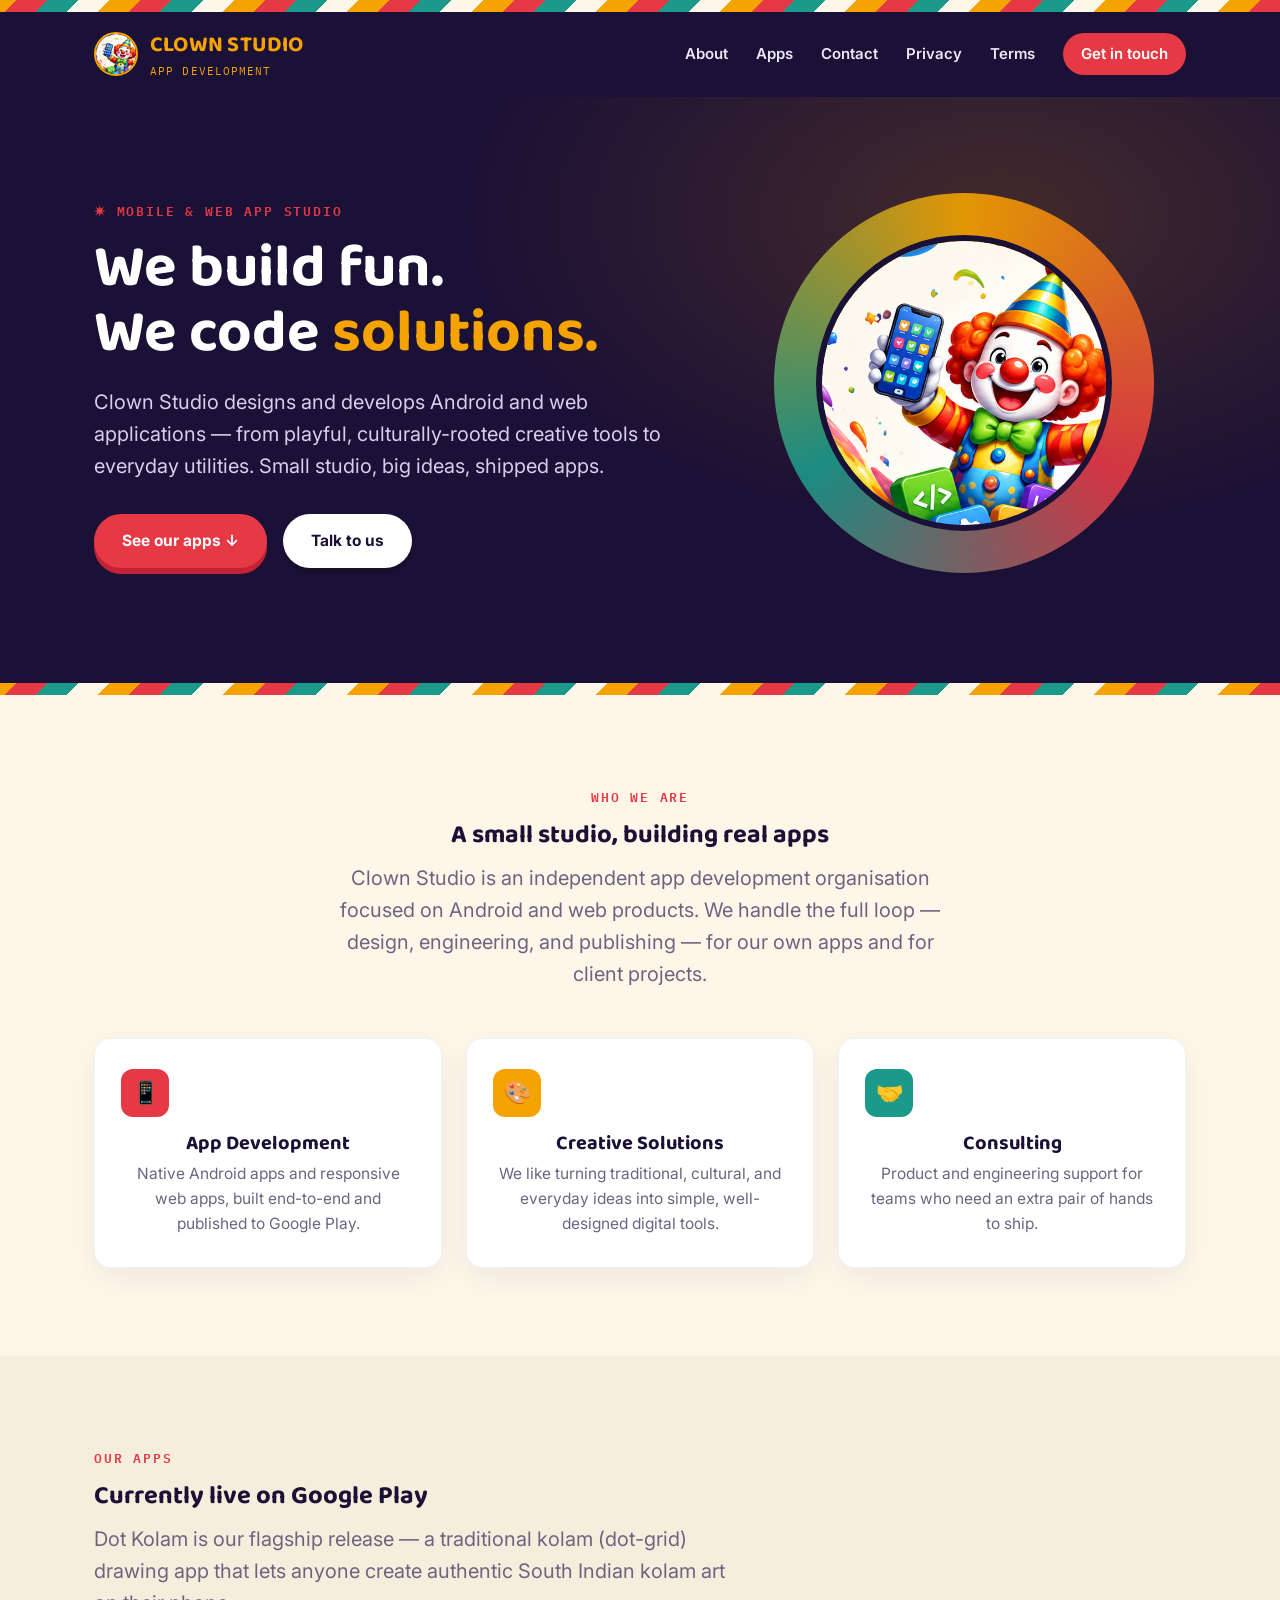
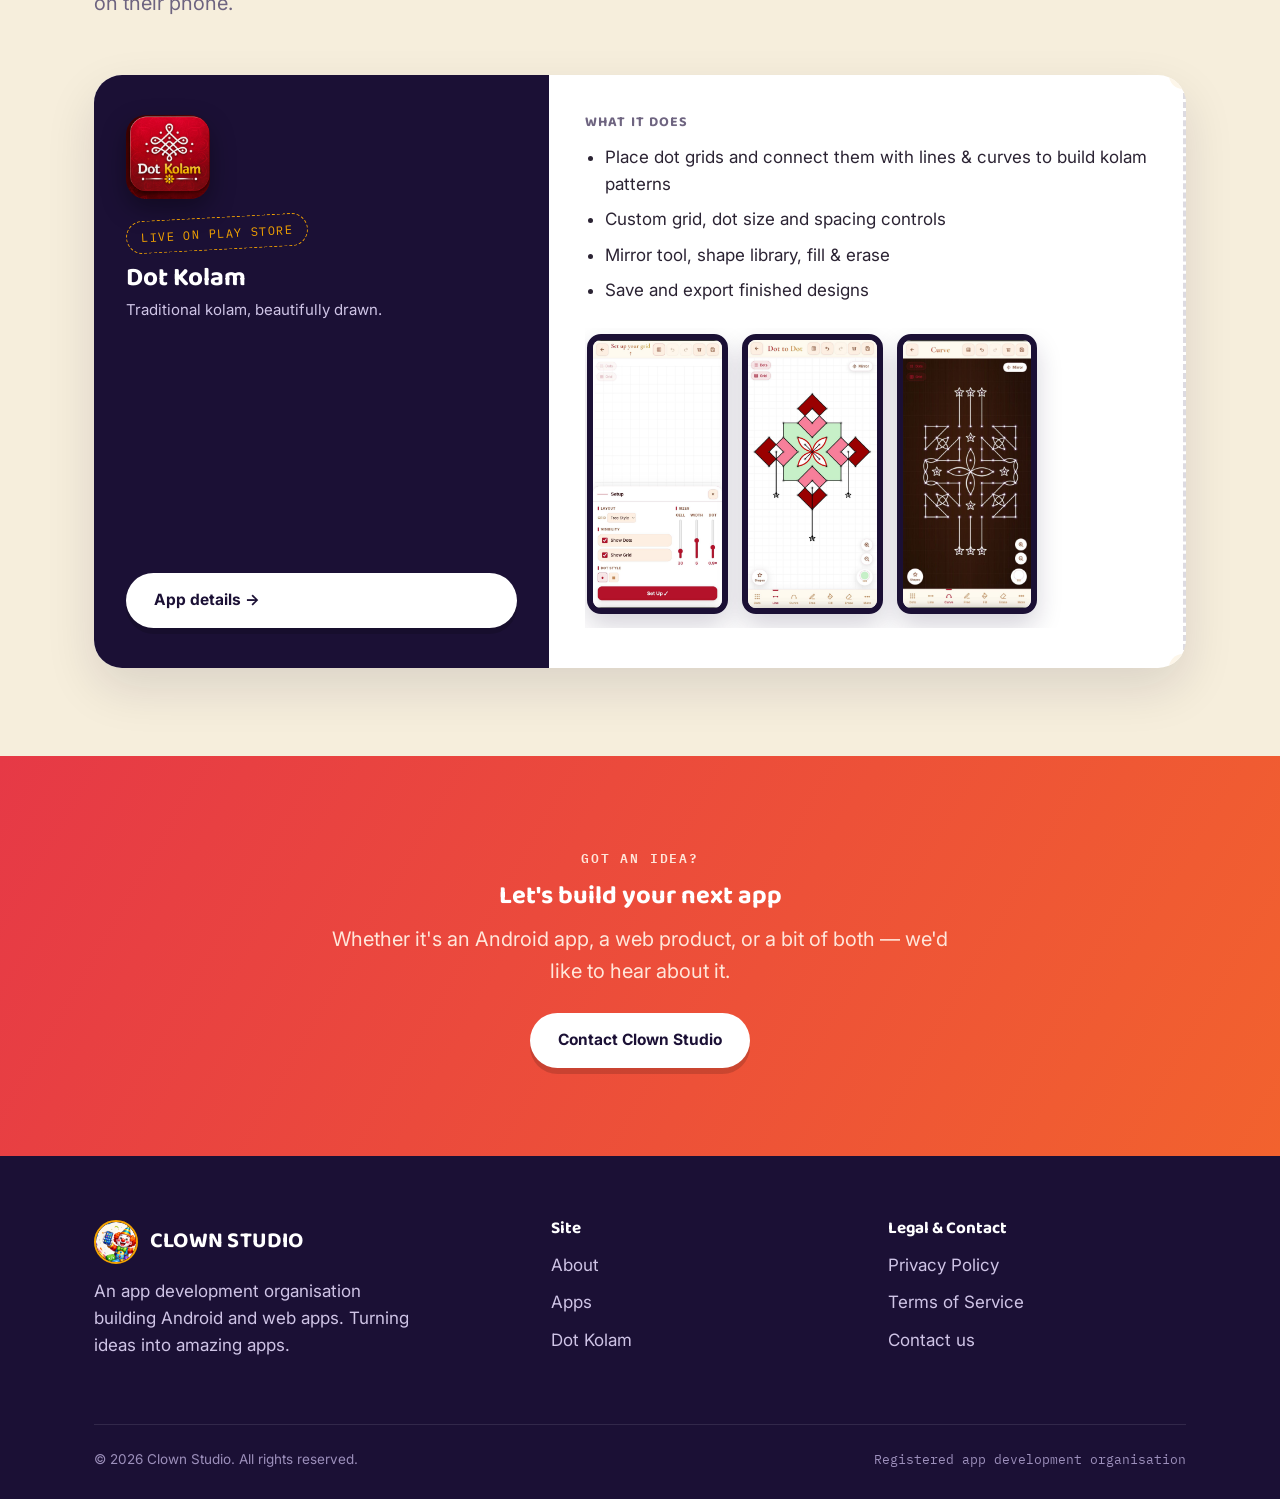
<file: index.html>
<!doctype html>
<html lang="en">
<head>
<meta charset="UTF-8">
<meta name="viewport" content="width=device-width, initial-scale=1">
<title>Clown Studio — Android &amp; Web App Development</title>
<meta name="description" content="Clown Studio is an app development studio building Android and web apps, including Dot Kolam — a traditional kolam drawing app on Google Play.">
<meta name="google-site-verification" content="JdS7uNrhBMkDQx6m_546HnyL5UmRKaP_om214lGP9nA" />
<link rel="icon" href="assets/img/favicon.png">
<link rel="preconnect" href="https://fonts.googleapis.com">
<link href="https://fonts.googleapis.com/css2?family=Baloo+2:wght@500;700;800&family=Inter:wght@400;500;600;700&family=IBM+Plex+Mono:wght@500;600&display=swap" rel="stylesheet">
<link rel="stylesheet" href="assets/css/style.css">
</head>
<body>

<header class="site-header">
  <div class="stripe-bar"></div>
  <div class="nav">
    <a class="brand" href="index.html" style="text-decoration:none;">
      <img src="assets/img/logo-icon.png" alt="Clown Studio logo">
      <span>
        <strong>Clown Studio</strong><br>
        <span>App Development</span>
      </span>
    </a>
    <button class="nav-toggle" aria-label="Toggle menu" onclick="document.querySelector('.links').classList.toggle('open')">☰</button>
    <nav class="links">
      <a href="index.html#about">About</a>
      <a href="index.html#apps">Apps</a>
      <a href="contact.html">Contact</a>
      <a href="privacy-policy.html">Privacy</a>
      <a href="terms-of-service.html">Terms</a>
      <a class="cta" href="contact.html">Get in touch</a>
    </nav>
  </div>
</header>

<section class="hero">
  <div class="wrap">
    <div>
      <span class="eyebrow">✷ Mobile &amp; Web App Studio</span>
      <h1>We build fun.<br>We code <em>solutions.</em></h1>
      <p class="lede">Clown Studio designs and develops Android and web applications — from playful, culturally-rooted creative tools to everyday utilities. Small studio, big ideas, shipped apps.</p>
      <div class="btn-row">
        <a class="btn btn-primary" href="index.html#apps">See our apps ↓</a>
        <a class="btn btn-light" href="contact.html">Talk to us</a>
      </div>
    </div>
    <div class="spotlight">
      <img src="assets/img/logo-icon.png" alt="Clown Studio mascot">
    </div>
  </div>
</section>

<div class="stripe-bar"></div>

<section id="about">
  <div class="wrap center">
    <span class="eyebrow">Who we are</span>
    <h2>A small studio, building real apps</h2>
    <p class="lede">Clown Studio is an independent app development organisation focused on Android and web products. We handle the full loop — design, engineering, and publishing — for our own apps and for client projects.</p>

    <div class="grid-3">
      <div class="value-card">
        <div class="glyph g-red">📱</div>
        <h3>App Development</h3>
        <p>Native Android apps and responsive web apps, built end-to-end and published to Google Play.</p>
      </div>
      <div class="value-card">
        <div class="glyph g-gold">🎨</div>
        <h3>Creative Solutions</h3>
        <p>We like turning traditional, cultural, and everyday ideas into simple, well-designed digital tools.</p>
      </div>
      <div class="value-card">
        <div class="glyph g-teal">🤝</div>
        <h3>Consulting</h3>
        <p>Product and engineering support for teams who need an extra pair of hands to ship.</p>
      </div>
    </div>
  </div>
</section>

<section id="apps" style="background:#F6EEDC;">
  <div class="wrap">
    <span class="eyebrow">Our apps</span>
    <h2>Currently live on Google Play</h2>
    <p class="lede">Dot Kolam is our flagship release — a traditional kolam (dot-grid) drawing app that lets anyone create authentic South Indian kolam art on their phone.</p>

    <div class="ticket">
      <div class="ticket-stub">
        <div>
          <img class="app-icon" src="assets/img/dotkolam-icon.png" alt="Dot Kolam app icon">
          <span class="stamp">Live on Play Store</span>
          <h3>Dot Kolam</h3>
          <p>Traditional kolam, beautifully drawn.</p>
        </div>
        <a class="btn btn-light" href="app-dot-kolam.html">App details →</a>
      </div>
      <div class="ticket-divider"></div>
      <div class="ticket-body">
        <h4>What it does</h4>
        <ul>
          <li>Place dot grids and connect them with lines &amp; curves to build kolam patterns</li>
          <li>Custom grid, dot size and spacing controls</li>
          <li>Mirror tool, shape library, fill &amp; erase</li>
          <li>Save and export finished designs</li>
        </ul>
        <div class="shot-strip">
          <img src="assets/img/shot-4.jpg" alt="Dot Kolam app screenshot — floral kolam design">
          <img src="assets/img/shot-5.jpg" alt="Dot Kolam app screenshot — curve tool kolam design">
          <img src="assets/img/shot-1.jpg" alt="Dot Kolam app screenshot — grid setup screen">
        </div>
      </div>
    </div>
  </div>
</section>

<section class="cta-band">
  <div class="wrap center">
    <span class="eyebrow" style="color:#FFE6DA;">Got an idea?</span>
    <h2>Let's build your next app</h2>
    <p class="lede">Whether it's an Android app, a web product, or a bit of both — we'd like to hear about it.</p>
    <div class="btn-row">
      <a class="btn btn-light" href="contact.html">Contact Clown Studio</a>
    </div>
  </div>
</section>

<footer class="site-footer">
  <div class="wrap">
    <div class="footer-grid">
      <div>
        <a class="brand" href="index.html" style="text-decoration:none;">
          <img src="assets/img/logo-icon.png" alt="Clown Studio logo">
          <span><strong style="color:#fff;">Clown Studio</strong></span>
        </a>
        <p style="margin-top:14px; max-width:320px;">An app development organisation building Android and web apps. Turning ideas into amazing apps.</p>
      </div>
      <div>
        <h4>Site</h4>
        <ul>
          <li><a href="index.html#about">About</a></li>
          <li><a href="index.html#apps">Apps</a></li>
          <li><a href="app-dot-kolam.html">Dot Kolam</a></li>
        </ul>
      </div>
      <div>
        <h4>Legal &amp; Contact</h4>
        <ul>
          <li><a href="privacy-policy.html">Privacy Policy</a></li>
          <li><a href="terms-of-service.html">Terms of Service</a></li>
          <li><a href="contact.html">Contact us</a></li>
        </ul>
      </div>
    </div>
    <div class="footer-bottom">
      <span>© <span id="year"></span> Clown Studio. All rights reserved.</span>
      <span class="fine">Registered app development organisation</span>
    </div>
  </div>
</footer>

<script>
  document.getElementById('year').textContent = new Date().getFullYear();
</script>
</body>
</html>
</file>
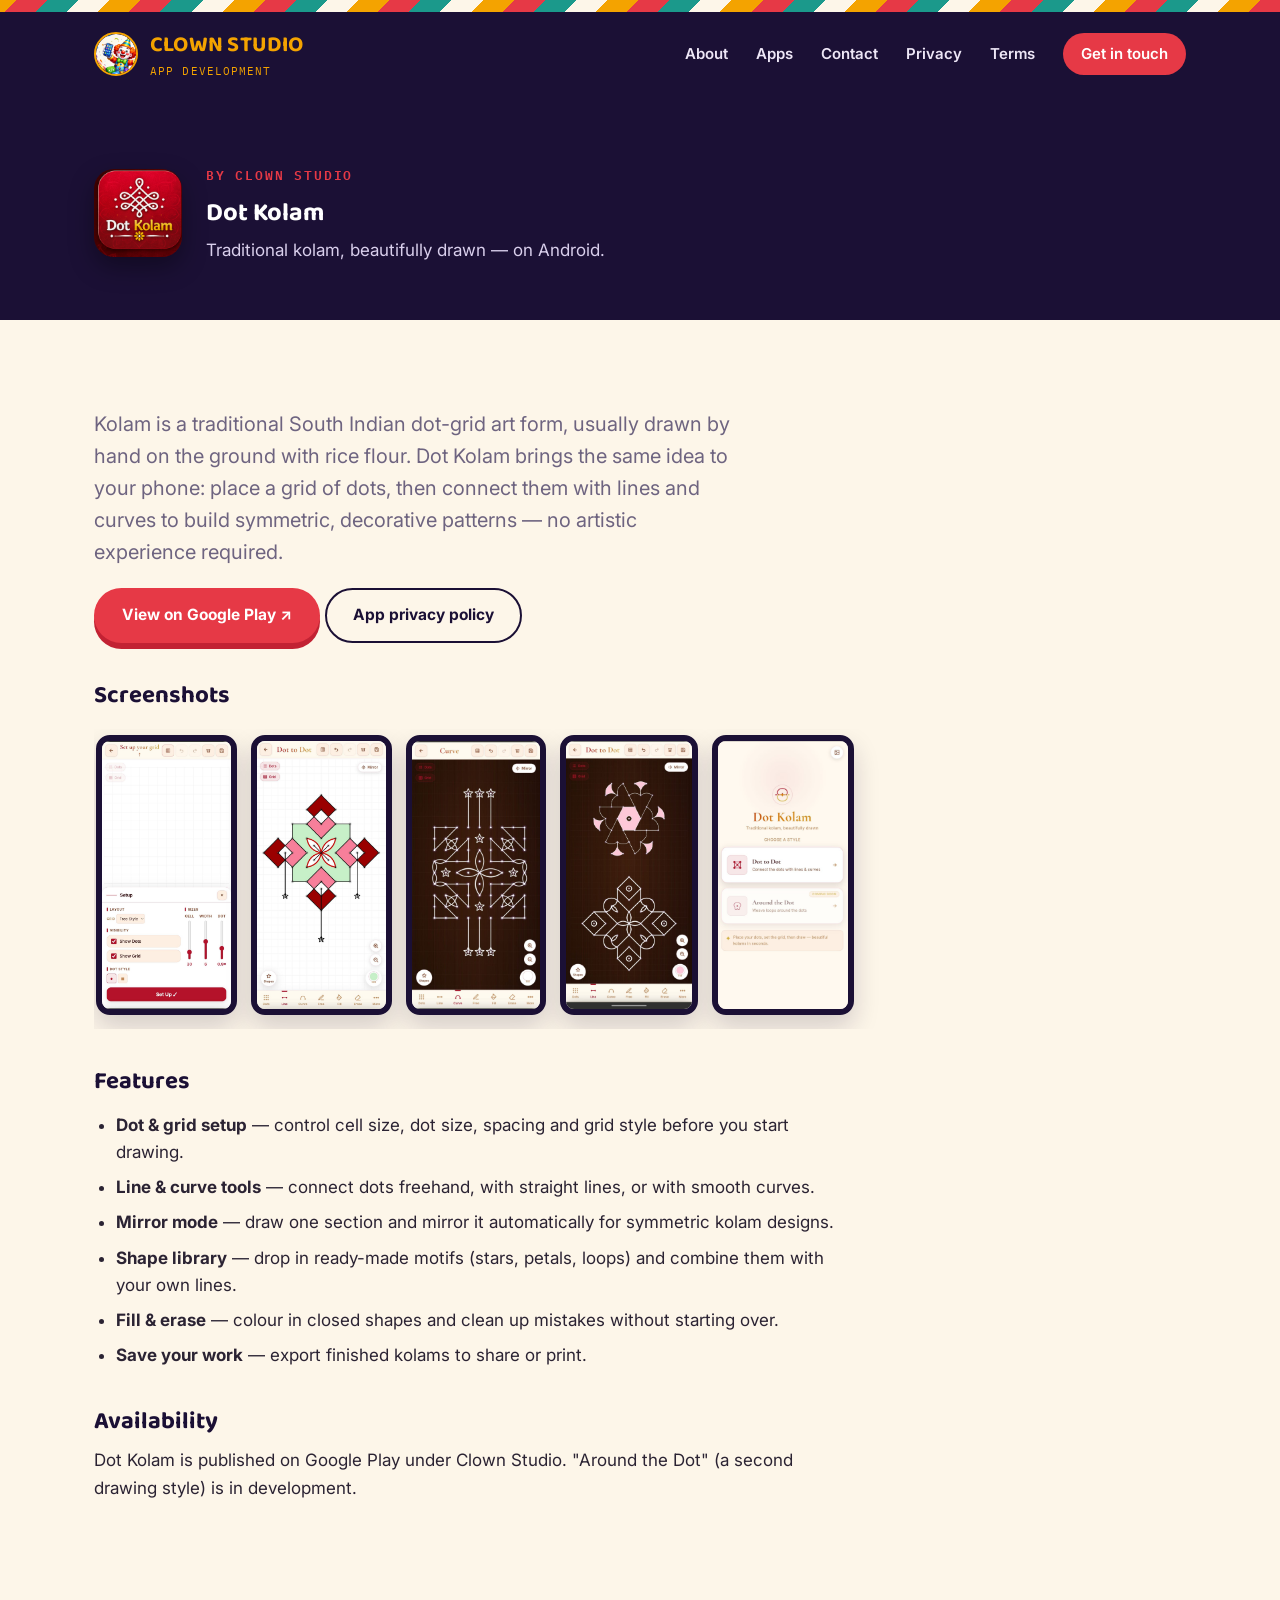
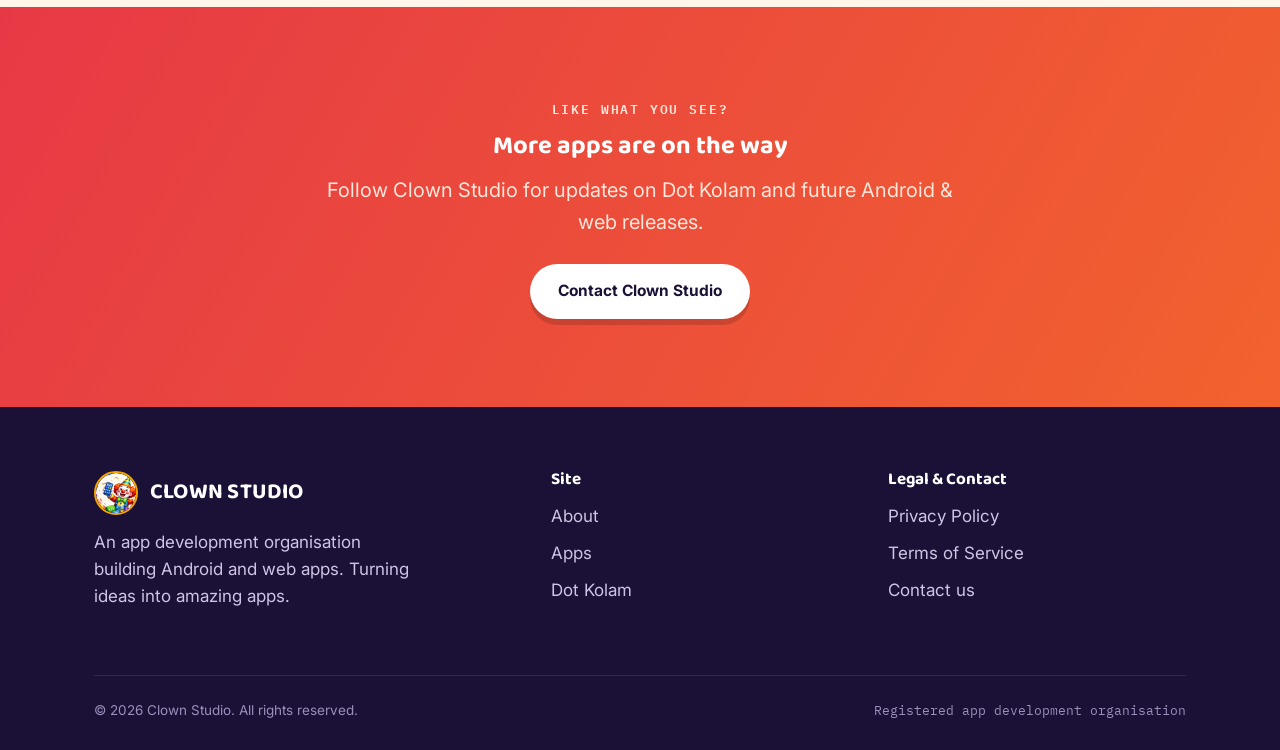
<file: app-dot-kolam.html>
<!doctype html>
<html lang="en">
<head>
<meta charset="UTF-8">
<meta name="viewport" content="width=device-width, initial-scale=1">
<title>Dot Kolam — an app by Clown Studio</title>
<meta name="description" content="Dot Kolam is a traditional kolam drawing app by Clown Studio, available on Google Play. Place dots, connect them with lines and curves, and create beautiful kolam art.">
<link rel="icon" href="assets/img/favicon.png">
<link rel="preconnect" href="https://fonts.googleapis.com">
<link href="https://fonts.googleapis.com/css2?family=Baloo+2:wght@500;700;800&family=Inter:wght@400;500;600;700&family=IBM+Plex+Mono:wght@500;600&display=swap" rel="stylesheet">
<link rel="stylesheet" href="assets/css/style.css">
</head>
<body>

<header class="site-header">
  <div class="stripe-bar"></div>
  <div class="nav">
    <a class="brand" href="index.html" style="text-decoration:none;">
      <img src="assets/img/logo-icon.png" alt="Clown Studio logo">
      <span>
        <strong>Clown Studio</strong><br>
        <span>App Development</span>
      </span>
    </a>
    <button class="nav-toggle" aria-label="Toggle menu" onclick="document.querySelector('.links').classList.toggle('open')">☰</button>
    <nav class="links">
      <a href="index.html#about">About</a>
      <a href="index.html#apps">Apps</a>
      <a href="contact.html">Contact</a>
      <a href="privacy-policy.html">Privacy</a>
      <a href="terms-of-service.html">Terms</a>
      <a class="cta" href="contact.html">Get in touch</a>
    </nav>
  </div>
</header>

<section class="page-hero">
  <div class="wrap" style="display:flex; align-items:center; gap:24px; flex-wrap:wrap;">
    <img src="assets/img/dotkolam-icon.png" alt="Dot Kolam app icon" style="width:88px;height:88px;border-radius:20px;box-shadow:0 10px 24px rgba(0,0,0,.35);">
    <div>
      <span class="eyebrow">By Clown Studio</span>
      <h1>Dot Kolam</h1>
      <p>Traditional kolam, beautifully drawn — on Android.</p>
    </div>
  </div>
</section>

<section>
  <div class="wrap">
    <div class="prose">
      <p class="lede" style="text-align:left;">Kolam is a traditional South Indian dot-grid art form, usually drawn by hand on the ground with rice flour. Dot Kolam brings the same idea to your phone: place a grid of dots, then connect them with lines and curves to build symmetric, decorative patterns — no artistic experience required.</p>

      <div class="btn-row">
        <a class="btn btn-primary" href="https://play.google.com/store/apps/details?id=com.dotkolam.app&pcampaignid=web_share" target="_blank" rel="noopener">View on Google Play ↗</a>
        <a class="btn btn-ghost" href="privacy-policy.html">App privacy policy</a>
      </div>

      <h2>Screenshots</h2>
    </div>

    <div class="shot-strip" style="margin-top:20px;">
      <img src="assets/img/shot-4.jpg" alt="Dot Kolam screenshot — floral kolam pattern in green, pink and red">
      <img src="assets/img/shot-5.jpg" alt="Dot Kolam screenshot — curve tool kolam pattern with stars">
      <img src="assets/img/shot-1.jpg" alt="Dot Kolam screenshot — set up your grid screen">
      <img src="assets/img/shot-2.jpg" alt="Dot Kolam screenshot — choose a style screen">
      <img src="assets/img/shot-3.jpg" alt="Dot Kolam screenshot — hexagon kolam pattern with mirrored shapes">
    </div>

    <div class="prose">
      <h2>Features</h2>
      <ul>
        <li><strong>Dot &amp; grid setup</strong> — control cell size, dot size, spacing and grid style before you start drawing.</li>
        <li><strong>Line &amp; curve tools</strong> — connect dots freehand, with straight lines, or with smooth curves.</li>
        <li><strong>Mirror mode</strong> — draw one section and mirror it automatically for symmetric kolam designs.</li>
        <li><strong>Shape library</strong> — drop in ready-made motifs (stars, petals, loops) and combine them with your own lines.</li>
        <li><strong>Fill &amp; erase</strong> — colour in closed shapes and clean up mistakes without starting over.</li>
        <li><strong>Save your work</strong> — export finished kolams to share or print.</li>
      </ul>

      <h2>Availability</h2>
      <p>Dot Kolam is published on Google Play under Clown Studio. "Around the Dot" (a second drawing style) is in development.</p>
    </div>
  </div>
</section>

<section class="cta-band">
  <div class="wrap center">
    <span class="eyebrow" style="color:#FFE6DA;">Like what you see?</span>
    <h2>More apps are on the way</h2>
    <p class="lede">Follow Clown Studio for updates on Dot Kolam and future Android &amp; web releases.</p>
    <div class="btn-row">
      <a class="btn btn-light" href="contact.html">Contact Clown Studio</a>
    </div>
  </div>
</section>

<footer class="site-footer">
  <div class="wrap">
    <div class="footer-grid">
      <div>
        <a class="brand" href="index.html" style="text-decoration:none;">
          <img src="assets/img/logo-icon.png" alt="Clown Studio logo">
          <span><strong style="color:#fff;">Clown Studio</strong></span>
        </a>
        <p style="margin-top:14px; max-width:320px;">An app development organisation building Android and web apps. Turning ideas into amazing apps.</p>
      </div>
      <div>
        <h4>Site</h4>
        <ul>
          <li><a href="index.html#about">About</a></li>
          <li><a href="index.html#apps">Apps</a></li>
          <li><a href="app-dot-kolam.html">Dot Kolam</a></li>
        </ul>
      </div>
      <div>
        <h4>Legal &amp; Contact</h4>
        <ul>
          <li><a href="privacy-policy.html">Privacy Policy</a></li>
          <li><a href="terms-of-service.html">Terms of Service</a></li>
          <li><a href="contact.html">Contact us</a></li>
        </ul>
      </div>
    </div>
    <div class="footer-bottom">
      <span>© <span id="year"></span> Clown Studio. All rights reserved.</span>
      <span class="fine">Registered app development organisation</span>
    </div>
  </div>
</footer>

<script>
  document.getElementById('year').textContent = new Date().getFullYear();
</script>
</body>
</html>
</file>
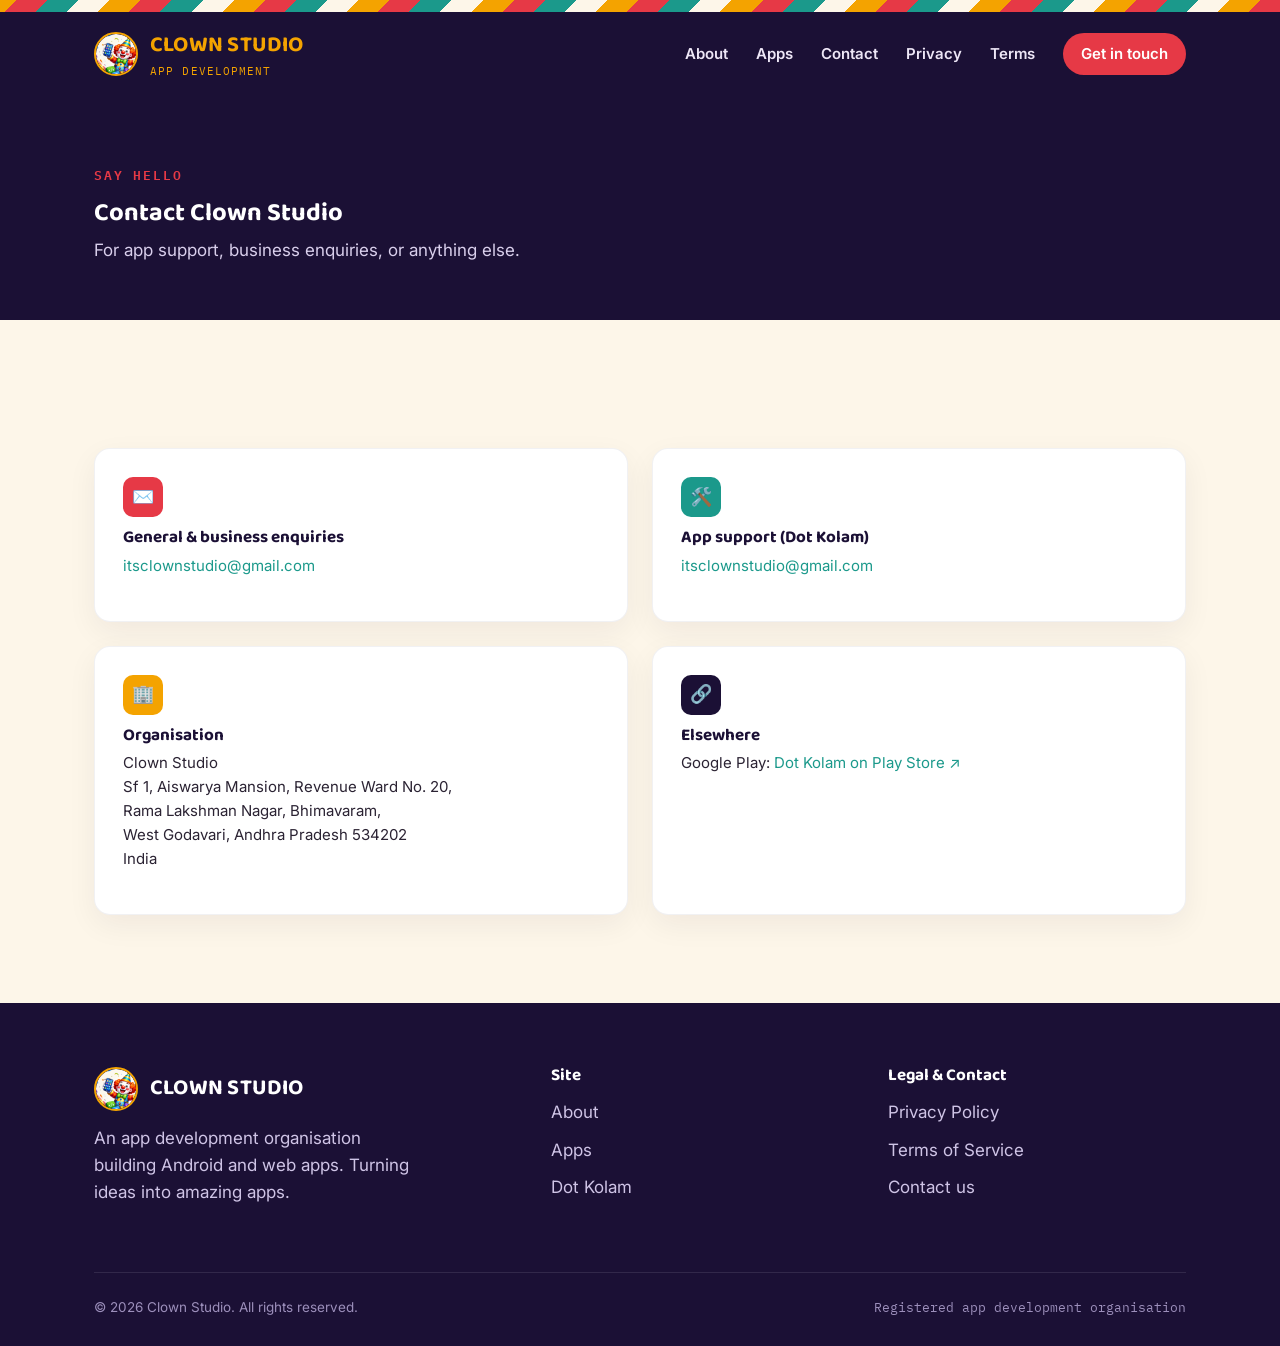
<file: contact.html>
<!doctype html>
<html lang="en">
<head>
<meta charset="UTF-8">
<meta name="viewport" content="width=device-width, initial-scale=1">
<title>Contact — Clown Studio</title>
<meta name="description" content="Get in touch with Clown Studio — Android and web app development.">
<link rel="icon" href="assets/img/favicon.png">
<link rel="preconnect" href="https://fonts.googleapis.com">
<link href="https://fonts.googleapis.com/css2?family=Baloo+2:wght@500;700;800&family=Inter:wght@400;500;600;700&family=IBM+Plex+Mono:wght@500;600&display=swap" rel="stylesheet">
<link rel="stylesheet" href="assets/css/style.css">
</head>
<body>

<header class="site-header">
  <div class="stripe-bar"></div>
  <div class="nav">
    <a class="brand" href="index.html" style="text-decoration:none;">
      <img src="assets/img/logo-icon.png" alt="Clown Studio logo">
      <span>
        <strong>Clown Studio</strong><br>
        <span>App Development</span>
      </span>
    </a>
    <button class="nav-toggle" aria-label="Toggle menu" onclick="document.querySelector('.links').classList.toggle('open')">☰</button>
    <nav class="links">
      <a href="index.html#about">About</a>
      <a href="index.html#apps">Apps</a>
      <a href="contact.html">Contact</a>
      <a href="privacy-policy.html">Privacy</a>
      <a href="terms-of-service.html">Terms</a>
      <a class="cta" href="contact.html">Get in touch</a>
    </nav>
  </div>
</header>

<section class="page-hero">
  <div class="wrap">
    <span class="eyebrow">Say hello</span>
    <h1>Contact Clown Studio</h1>
    <p>For app support, business enquiries, or anything else.</p>
  </div>
</section>

<section>
  <div class="wrap">
    <div class="contact-grid">
      <div class="contact-card">
        <div class="glyph" style="background:var(--red);">✉️</div>
        <h3>General &amp; business enquiries</h3>
        <p><a href="mailto:itsclownstudio@gmail.com">itsclownstudio@gmail.com</a></p>
      </div>
      <div class="contact-card">
        <div class="glyph" style="background:var(--teal);">🛠️</div>
        <h3>App support (Dot Kolam)</h3>
        <p><a href="mailto:itsclownstudio@gmail.com">itsclownstudio@gmail.com</a></p>
      </div>
      <div class="contact-card">
        <div class="glyph" style="background:var(--gold);">🏢</div>
        <h3>Organisation</h3>
        <p>Clown Studio<br>Sf 1, Aiswarya Mansion, Revenue Ward No. 20,<br>Rama Lakshman Nagar, Bhimavaram,<br>West Godavari, Andhra Pradesh 534202<br>India</p>
      </div>
      <div class="contact-card">
        <div class="glyph" style="background:var(--ink);">🔗</div>
        <h3>Elsewhere</h3>
        <p>Google Play: <a href="https://play.google.com/store/apps/details?id=com.dotkolam.app&amp;pcampaignid=web_share" target="_blank" rel="noopener">Dot Kolam on Play Store ↗</a></p>
      </div>
    </div>
  </div>
</section>

<footer class="site-footer">
  <div class="wrap">
    <div class="footer-grid">
      <div>
        <a class="brand" href="index.html" style="text-decoration:none;">
          <img src="assets/img/logo-icon.png" alt="Clown Studio logo">
          <span><strong style="color:#fff;">Clown Studio</strong></span>
        </a>
        <p style="margin-top:14px; max-width:320px;">An app development organisation building Android and web apps. Turning ideas into amazing apps.</p>
      </div>
      <div>
        <h4>Site</h4>
        <ul>
          <li><a href="index.html#about">About</a></li>
          <li><a href="index.html#apps">Apps</a></li>
          <li><a href="app-dot-kolam.html">Dot Kolam</a></li>
        </ul>
      </div>
      <div>
        <h4>Legal &amp; Contact</h4>
        <ul>
          <li><a href="privacy-policy.html">Privacy Policy</a></li>
          <li><a href="terms-of-service.html">Terms of Service</a></li>
          <li><a href="contact.html">Contact us</a></li>
        </ul>
      </div>
    </div>
    <div class="footer-bottom">
      <span>© <span id="year"></span> Clown Studio. All rights reserved.</span>
      <span class="fine">Registered app development organisation</span>
    </div>
  </div>
</footer>

<script>
  document.getElementById('year').textContent = new Date().getFullYear();
</script>
</body>
</html>
</file>
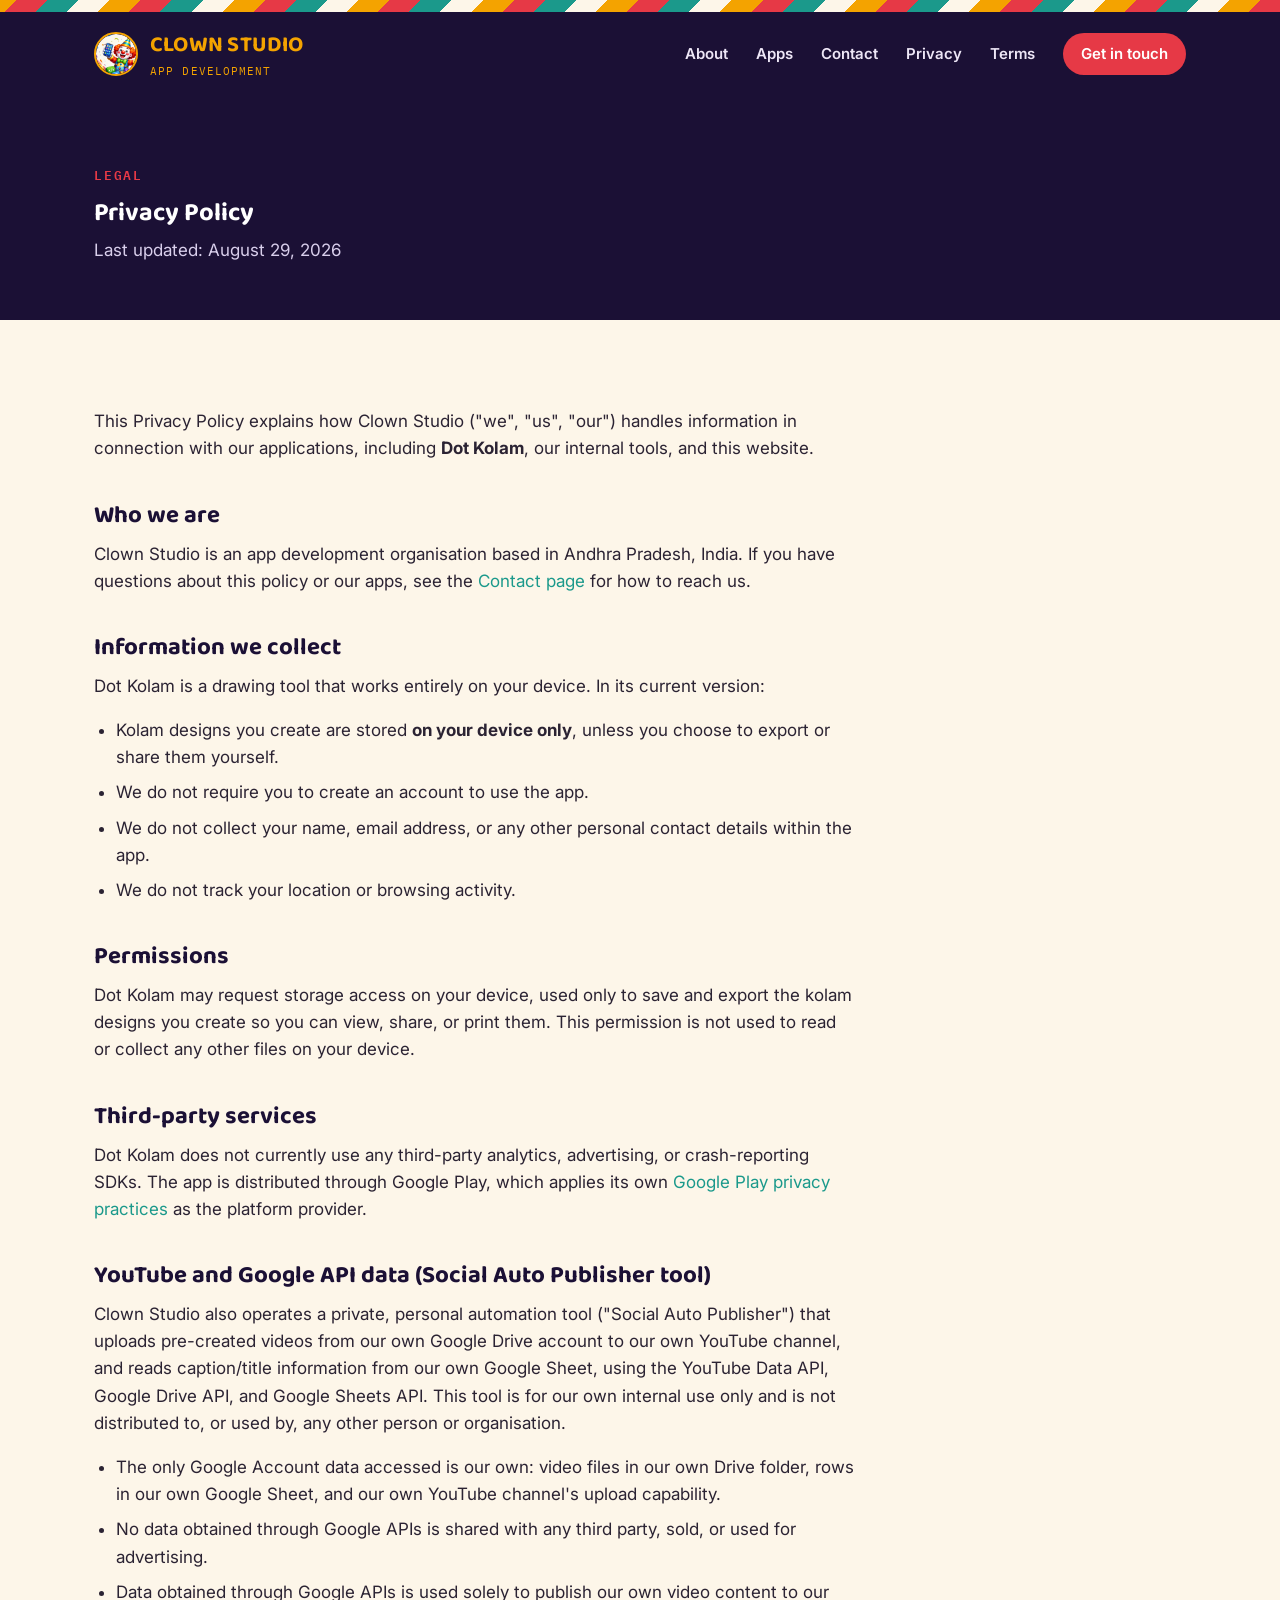
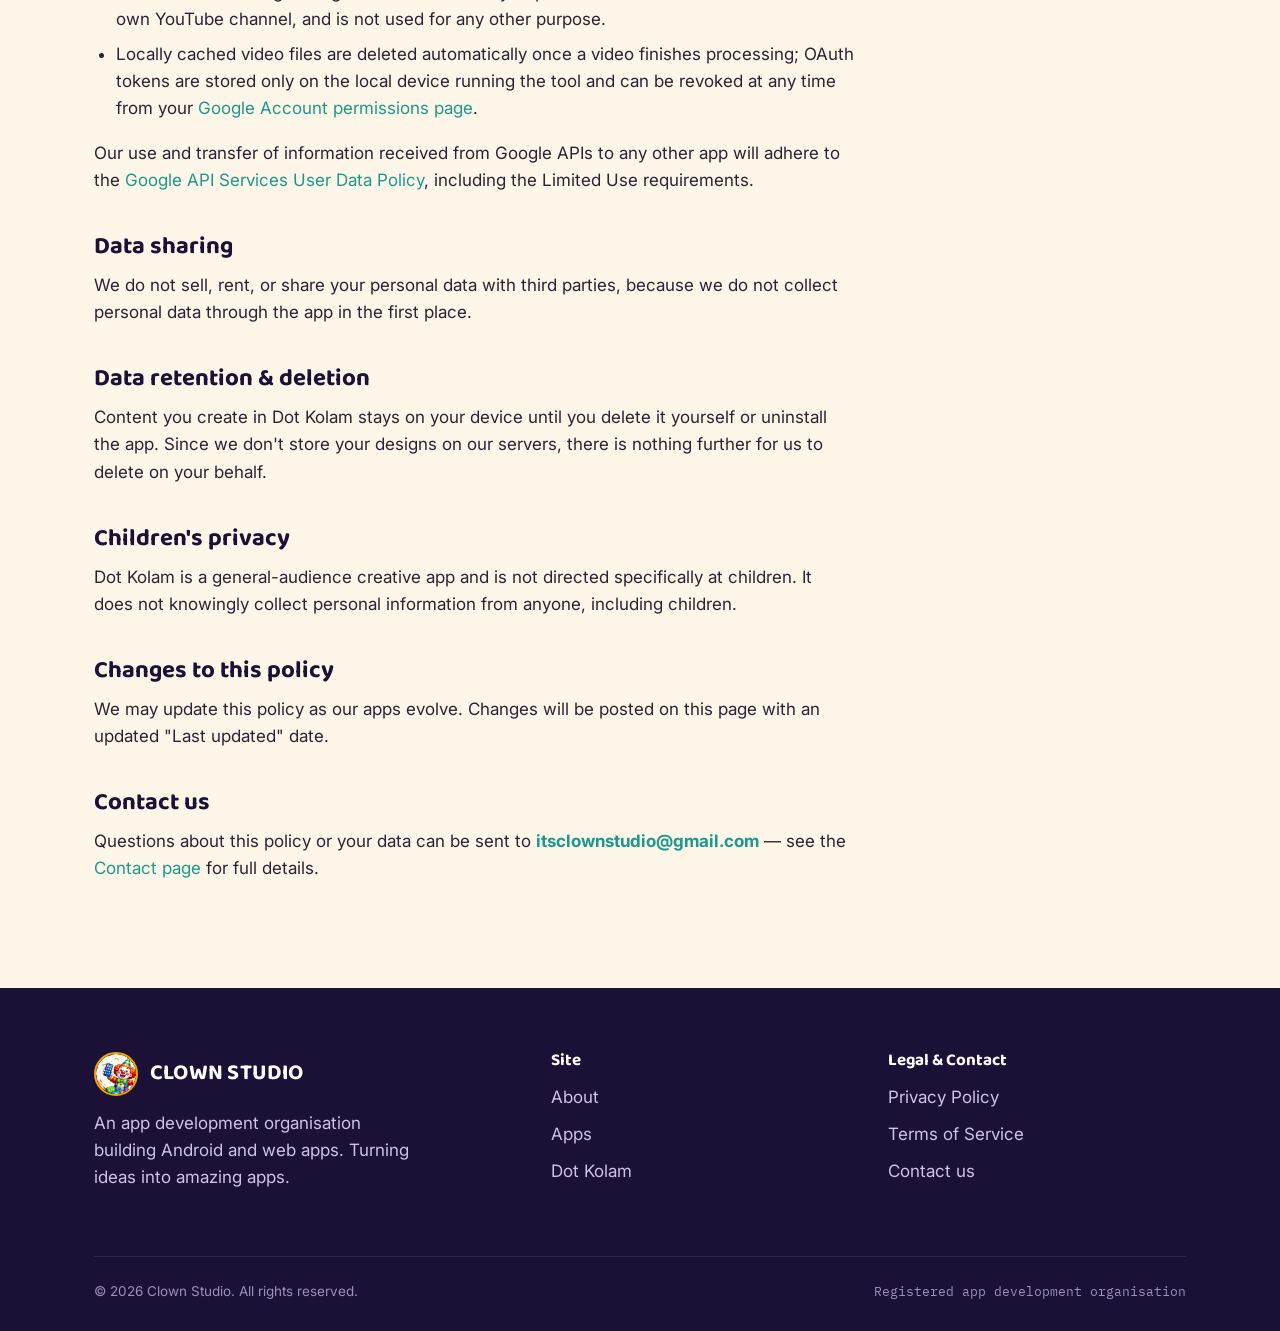
<file: privacy-policy.html>
<!doctype html>
<html lang="en">
<head>
<meta charset="UTF-8">
<meta name="viewport" content="width=device-width, initial-scale=1">
<title>Privacy Policy — Clown Studio</title>
<meta name="description" content="Privacy policy for Clown Studio and its apps, including Dot Kolam.">
<link rel="icon" href="assets/img/favicon.png">
<link rel="preconnect" href="https://fonts.googleapis.com">
<link href="https://fonts.googleapis.com/css2?family=Baloo+2:wght@500;700;800&family=Inter:wght@400;500;600;700&family=IBM+Plex+Mono:wght@500;600&display=swap" rel="stylesheet">
<link rel="stylesheet" href="assets/css/style.css">
</head>
<body>

<header class="site-header">
  <div class="stripe-bar"></div>
  <div class="nav">
    <a class="brand" href="index.html" style="text-decoration:none;">
      <img src="assets/img/logo-icon.png" alt="Clown Studio logo">
      <span>
        <strong>Clown Studio</strong><br>
        <span>App Development</span>
      </span>
    </a>
    <button class="nav-toggle" aria-label="Toggle menu" onclick="document.querySelector('.links').classList.toggle('open')">☰</button>
    <nav class="links">
      <a href="index.html#about">About</a>
      <a href="index.html#apps">Apps</a>
      <a href="contact.html">Contact</a>
      <a href="privacy-policy.html">Privacy</a>
      <a href="terms-of-service.html">Terms</a>
      <a class="cta" href="contact.html">Get in touch</a>
    </nav>
  </div>
</header>

<section class="page-hero">
  <div class="wrap">
    <span class="eyebrow">Legal</span>
    <h1>Privacy Policy</h1>
    <p>Last updated: August 29, 2026</p>
  </div>
</section>

<section>
  <div class="wrap">
    <div class="prose">

      <p>This Privacy Policy explains how Clown Studio ("we", "us", "our") handles information in connection with
      our applications, including <strong>Dot Kolam</strong>, our internal tools, and this website.</p>

      <h2>Who we are</h2>
      <p>Clown Studio is an app development organisation based in Andhra Pradesh, India. If you have questions
      about this policy or our apps, see the <a href="contact.html">Contact page</a> for how to reach us.</p>

      <h2>Information we collect</h2>
      <p>Dot Kolam is a drawing tool that works entirely on your device. In its current version:</p>
      <ul>
        <li>Kolam designs you create are stored <strong>on your device only</strong>, unless you choose to export or share them yourself.</li>
        <li>We do not require you to create an account to use the app.</li>
        <li>We do not collect your name, email address, or any other personal contact details within the app.</li>
        <li>We do not track your location or browsing activity.</li>
      </ul>

      <h2>Permissions</h2>
      <p>Dot Kolam may request storage access on your device, used only to save and export the kolam designs you
      create so you can view, share, or print them. This permission is not used to read or collect any other files
      on your device.</p>

      <h2>Third-party services</h2>
      <p>Dot Kolam does not currently use any third-party analytics, advertising, or crash-reporting SDKs. The app
      is distributed through Google Play, which applies its own <a href="https://policies.google.com/privacy" target="_blank" rel="noopener">Google Play privacy practices</a> as the platform provider.</p>

      <h2>YouTube and Google API data (Social Auto Publisher tool)</h2>
      <p>Clown Studio also operates a private, personal automation tool ("Social Auto Publisher") that uploads
      pre-created videos from our own Google Drive account to our own YouTube channel, and reads caption/title
      information from our own Google Sheet, using the YouTube Data API, Google Drive API, and Google Sheets API.
      This tool is for our own internal use only and is not distributed to, or used by, any other person or
      organisation.</p>
      <ul>
        <li>The only Google Account data accessed is our own: video files in our own Drive folder, rows in our own
        Google Sheet, and our own YouTube channel's upload capability.</li>
        <li>No data obtained through Google APIs is shared with any third party, sold, or used for advertising.</li>
        <li>Data obtained through Google APIs is used solely to publish our own video content to our own YouTube
        channel, and is not used for any other purpose.</li>
        <li>Locally cached video files are deleted automatically once a video finishes processing; OAuth tokens are
        stored only on the local device running the tool and can be revoked at any time from your
        <a href="https://myaccount.google.com/permissions" target="_blank" rel="noopener">Google Account permissions page</a>.</li>
      </ul>
      <p>Our use and transfer of information received from Google APIs to any other app will adhere to the
      <a href="https://developers.google.com/terms/api-services-user-data-policy" target="_blank" rel="noopener">Google API Services User Data Policy</a>,
      including the Limited Use requirements.</p>

      <h2>Data sharing</h2>
      <p>We do not sell, rent, or share your personal data with third parties, because we do not collect personal
      data through the app in the first place.</p>

      <h2>Data retention &amp; deletion</h2>
      <p>Content you create in Dot Kolam stays on your device until you delete it yourself or uninstall the app.
      Since we don't store your designs on our servers, there is nothing further for us to delete on your behalf.</p>

      <h2>Children's privacy</h2>
      <p>Dot Kolam is a general-audience creative app and is not directed specifically at children. It does not
      knowingly collect personal information from anyone, including children.</p>

      <h2>Changes to this policy</h2>
      <p>We may update this policy as our apps evolve. Changes will be posted on this page with an updated
      "Last updated" date.</p>

      <h2>Contact us</h2>
      <p>Questions about this policy or your data can be sent to
        <strong><a href="mailto:itsclownstudio@gmail.com">itsclownstudio@gmail.com</a></strong> — see the
        <a href="contact.html">Contact page</a> for full details.
      </p>

    </div>
  </div>
</section>

<footer class="site-footer">
  <div class="wrap">
    <div class="footer-grid">
      <div>
        <a class="brand" href="index.html" style="text-decoration:none;">
          <img src="assets/img/logo-icon.png" alt="Clown Studio logo">
          <span><strong style="color:#fff;">Clown Studio</strong></span>
        </a>
        <p style="margin-top:14px; max-width:320px;">An app development organisation building Android and web apps. Turning ideas into amazing apps.</p>
      </div>
      <div>
        <h4>Site</h4>
        <ul>
          <li><a href="index.html#about">About</a></li>
          <li><a href="index.html#apps">Apps</a></li>
          <li><a href="app-dot-kolam.html">Dot Kolam</a></li>
        </ul>
      </div>
      <div>
        <h4>Legal &amp; Contact</h4>
        <ul>
          <li><a href="privacy-policy.html">Privacy Policy</a></li>
          <li><a href="terms-of-service.html">Terms of Service</a></li>
          <li><a href="contact.html">Contact us</a></li>
        </ul>
      </div>
    </div>
    <div class="footer-bottom">
      <span>© <span id="year"></span> Clown Studio. All rights reserved.</span>
      <span class="fine">Registered app development organisation</span>
    </div>
  </div>
</footer>

<script>
  document.getElementById('year').textContent = new Date().getFullYear();
</script>
</body>
</html>
</file>
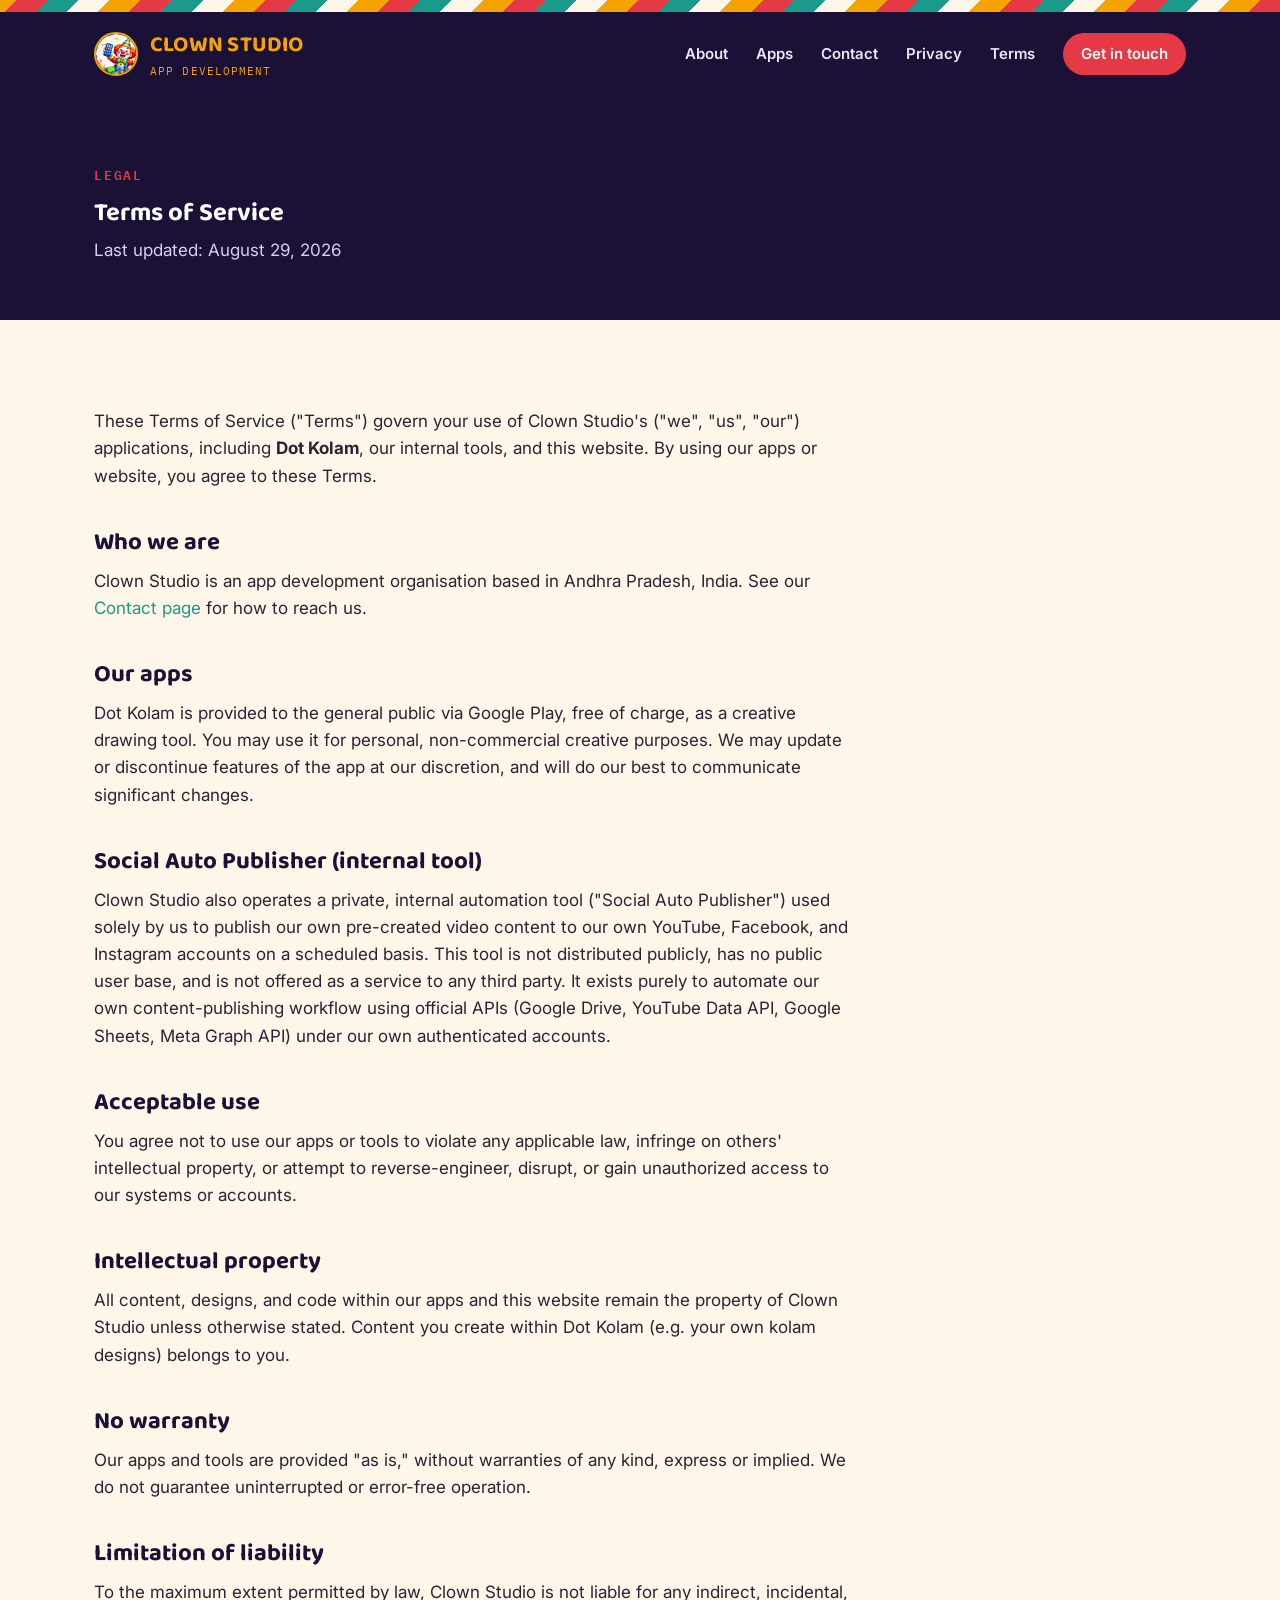
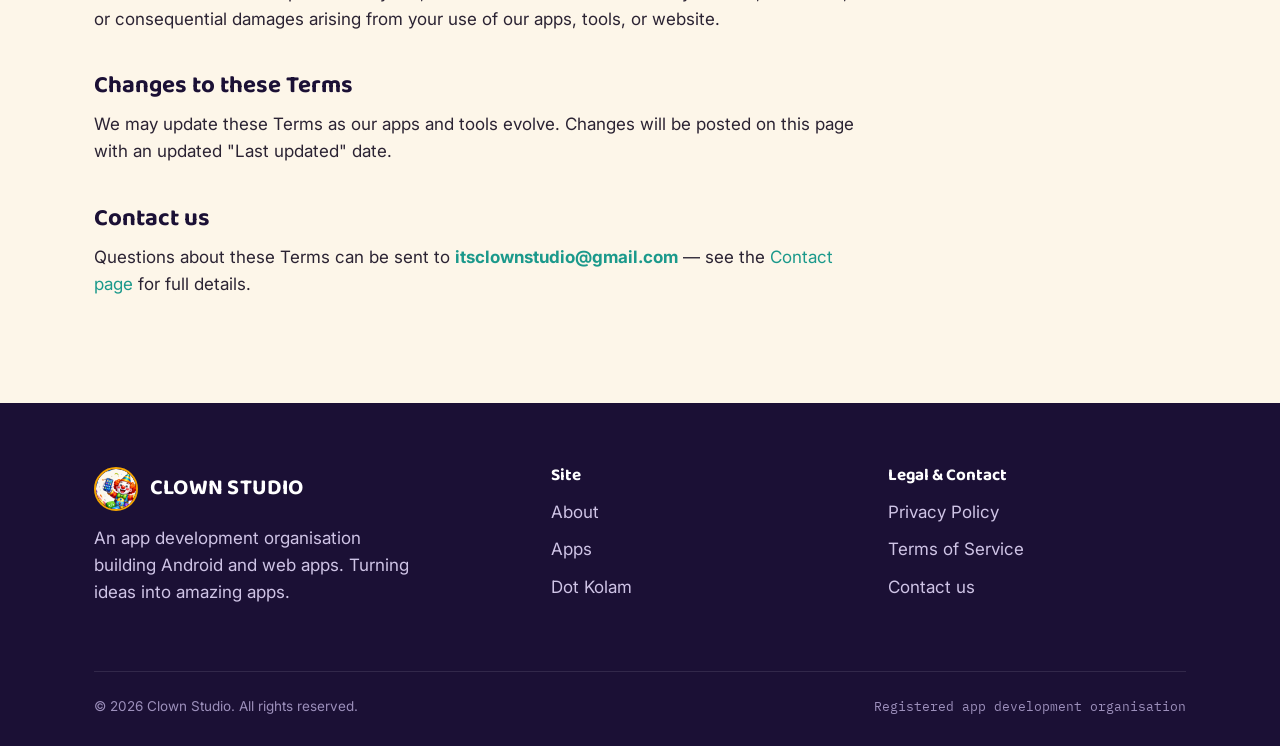
<file: terms-of-service.html>
<!doctype html>
<html lang="en">
<head>
<meta charset="UTF-8">
<meta name="viewport" content="width=device-width, initial-scale=1">
<title>Terms of Service — Clown Studio</title>
<meta name="description" content="Terms of Service for Clown Studio and its apps, including Dot Kolam and internal tools.">
<link rel="icon" href="assets/img/favicon.png">
<link rel="preconnect" href="https://fonts.googleapis.com">
<link href="https://fonts.googleapis.com/css2?family=Baloo+2:wght@500;700;800&family=Inter:wght@400;500;600;700&family=IBM+Plex+Mono:wght@500;600&display=swap" rel="stylesheet">
<link rel="stylesheet" href="assets/css/style.css">
</head>
<body>

<header class="site-header">
  <div class="stripe-bar"></div>
  <div class="nav">
    <a class="brand" href="index.html" style="text-decoration:none;">
      <img src="assets/img/logo-icon.png" alt="Clown Studio logo">
      <span>
        <strong>Clown Studio</strong><br>
        <span>App Development</span>
      </span>
    </a>
    <button class="nav-toggle" aria-label="Toggle menu" onclick="document.querySelector('.links').classList.toggle('open')">☰</button>
    <nav class="links">
      <a href="index.html#about">About</a>
      <a href="index.html#apps">Apps</a>
      <a href="contact.html">Contact</a>
      <a href="privacy-policy.html">Privacy</a>
      <a href="terms-of-service.html">Terms</a>
      <a class="cta" href="contact.html">Get in touch</a>
    </nav>
  </div>
</header>

<section class="page-hero">
  <div class="wrap">
    <span class="eyebrow">Legal</span>
    <h1>Terms of Service</h1>
    <p>Last updated: August 29, 2026</p>
  </div>
</section>

<section>
  <div class="wrap">
    <div class="prose">

      <p>These Terms of Service ("Terms") govern your use of Clown Studio's ("we", "us", "our") applications,
      including <strong>Dot Kolam</strong>, our internal tools, and this website. By using our apps or website,
      you agree to these Terms.</p>

      <h2>Who we are</h2>
      <p>Clown Studio is an app development organisation based in Andhra Pradesh, India. See our
      <a href="contact.html">Contact page</a> for how to reach us.</p>

      <h2>Our apps</h2>
      <p>Dot Kolam is provided to the general public via Google Play, free of charge, as a creative drawing tool.
      You may use it for personal, non-commercial creative purposes. We may update or discontinue features of the
      app at our discretion, and will do our best to communicate significant changes.</p>

      <h2>Social Auto Publisher (internal tool)</h2>
      <p>Clown Studio also operates a private, internal automation tool ("Social Auto Publisher") used solely by
      us to publish our own pre-created video content to our own YouTube, Facebook, and Instagram accounts on a
      scheduled basis. This tool is not distributed publicly, has no public user base, and is not offered as a
      service to any third party. It exists purely to automate our own content-publishing workflow using official
      APIs (Google Drive, YouTube Data API, Google Sheets, Meta Graph API) under our own authenticated accounts.</p>

      <h2>Acceptable use</h2>
      <p>You agree not to use our apps or tools to violate any applicable law, infringe on others' intellectual
      property, or attempt to reverse-engineer, disrupt, or gain unauthorized access to our systems or accounts.</p>

      <h2>Intellectual property</h2>
      <p>All content, designs, and code within our apps and this website remain the property of Clown Studio
      unless otherwise stated. Content you create within Dot Kolam (e.g. your own kolam designs) belongs to you.</p>

      <h2>No warranty</h2>
      <p>Our apps and tools are provided "as is," without warranties of any kind, express or implied. We do not
      guarantee uninterrupted or error-free operation.</p>

      <h2>Limitation of liability</h2>
      <p>To the maximum extent permitted by law, Clown Studio is not liable for any indirect, incidental, or
      consequential damages arising from your use of our apps, tools, or website.</p>

      <h2>Changes to these Terms</h2>
      <p>We may update these Terms as our apps and tools evolve. Changes will be posted on this page with an
      updated "Last updated" date.</p>

      <h2>Contact us</h2>
      <p>Questions about these Terms can be sent to
        <strong><a href="mailto:itsclownstudio@gmail.com">itsclownstudio@gmail.com</a></strong> — see the
        <a href="contact.html">Contact page</a> for full details.
      </p>

    </div>
  </div>
</section>

<footer class="site-footer">
  <div class="wrap">
    <div class="footer-grid">
      <div>
        <a class="brand" href="index.html" style="text-decoration:none;">
          <img src="assets/img/logo-icon.png" alt="Clown Studio logo">
          <span><strong style="color:#fff;">Clown Studio</strong></span>
        </a>
        <p style="margin-top:14px; max-width:320px;">An app development organisation building Android and web apps. Turning ideas into amazing apps.</p>
      </div>
      <div>
        <h4>Site</h4>
        <ul>
          <li><a href="index.html#about">About</a></li>
          <li><a href="index.html#apps">Apps</a></li>
          <li><a href="app-dot-kolam.html">Dot Kolam</a></li>
        </ul>
      </div>
      <div>
        <h4>Legal &amp; Contact</h4>
        <ul>
          <li><a href="privacy-policy.html">Privacy Policy</a></li>
          <li><a href="terms-of-service.html">Terms of Service</a></li>
          <li><a href="contact.html">Contact us</a></li>
        </ul>
      </div>
    </div>
    <div class="footer-bottom">
      <span>© <span id="year"></span> Clown Studio. All rights reserved.</span>
      <span class="fine">Registered app development organisation</span>
    </div>
  </div>
</footer>

<script>
  document.getElementById('year').textContent = new Date().getFullYear();
</script>
</body>
</html>
</file>
<file: assets/css/style.css>
/* ============================================================
   Clown Studio — design tokens
   ============================================================ */
:root{
  --ink:      #1B1035;   /* deep backdrop */
  --ink-2:    #2A1B4D;
  --cream:    #FDF6E9;   /* page background */
  --paper:    #FFFFFF;
  --red:      #E63946;   /* primary accent / CTA */
  --red-dark: #C22233;
  --gold:     #F4A300;   /* secondary accent / stripes */
  --teal:     #1B998B;   /* tech / link accent */
  --charcoal: #2B2333;   /* body text */
  --muted:    #6E6480;

  --display: "Baloo 2", ui-rounded, "Segoe UI", sans-serif;
  --body:    "Inter", -apple-system, BlinkMacSystemFont, "Segoe UI", sans-serif;
  --mono:    "IBM Plex Mono", ui-monospace, SFMono-Regular, monospace;

  --radius-lg: 28px;
  --radius-md: 16px;
  --max: 1140px;
}

*,*::before,*::after{ box-sizing:border-box; }
html{ scroll-behavior:smooth; }
body{
  margin:0;
  background:var(--cream);
  color:var(--charcoal);
  font-family:var(--body);
  font-size:17px;
  line-height:1.6;
  -webkit-font-smoothing:antialiased;
}
img{ max-width:100%; display:block; }
a{ color:var(--teal); text-decoration:none; }
a:hover{ text-decoration:underline; }
h1,h2,h3,h4{
  font-family:var(--display);
  color:var(--ink);
  line-height:1.08;
  margin:0 0 .5em;
  font-weight:700;
}
p{ margin:0 0 1em; }
.wrap{ max-width:var(--max); margin:0 auto; padding:0 24px; }
section{ padding:88px 0; }
.eyebrow{
  font-family:var(--mono);
  font-size:13px;
  letter-spacing:.14em;
  text-transform:uppercase;
  color:var(--red);
  font-weight:600;
  display:inline-block;
  margin-bottom:14px;
}
.center{ text-align:center; }
.lede{ font-size:20px; color:var(--muted); max-width:640px; }
.center .lede{ margin-left:auto; margin-right:auto; }

:focus-visible{
  outline:3px solid var(--teal);
  outline-offset:3px;
}

/* ============================================================
   Tent-stripe divider — the recurring "big top" motif
   ============================================================ */
.stripe-bar{
  height:12px;
  background:repeating-linear-gradient(
    -45deg,
    var(--red) 0 22px,
    var(--gold) 22px 44px,
    var(--cream) 44px 66px,
    var(--teal) 66px 88px
  );
}

/* ============================================================
   Header / Nav
   ============================================================ */
header.site-header{
  background:var(--ink);
  color:var(--cream);
}
.nav{
  display:flex;
  align-items:center;
  justify-content:space-between;
  padding:16px 24px;
  max-width:var(--max);
  margin:0 auto;
}
.brand{
  display:flex;
  align-items:center;
  gap:12px;
  color:#fff;
}
.brand img{
  width:44px; height:44px; border-radius:50%;
  border:2px solid var(--gold);
}
.brand strong{
  font-family:var(--display);
  font-size:22px;
  letter-spacing:.01em;
}
.brand span{
  display:block;
  font-family:var(--mono);
  font-size:11px;
  letter-spacing:.1em;
  color:var(--gold);
  text-transform:uppercase;
}
nav.links{
  display:flex;
  gap:28px;
  align-items:center;
}
nav.links a{
  color:#EDE6F6;
  font-weight:600;
  font-size:15px;
}
nav.links a:hover{ color:var(--gold); text-decoration:none; }
nav.links a.cta{
  background:var(--red);
  color:#fff;
  padding:9px 18px;
  border-radius:999px;
}
nav.links a.cta:hover{ background:var(--red-dark); }

.nav-toggle{
  display:none;
  background:none;
  border:2px solid var(--gold);
  border-radius:8px;
  color:#fff;
  font-size:22px;
  padding:4px 10px;
  cursor:pointer;
}

@media(max-width:760px){
  .nav-toggle{ display:block; }
  nav.links{
    position:absolute;
    top:72px; left:0; right:0;
    background:var(--ink-2);
    flex-direction:column;
    align-items:flex-start;
    padding:18px 24px 26px;
    display:none;
    gap:16px;
    z-index:20;
  }
  nav.links.open{ display:flex; }
  .nav{ position:relative; }
}

/* ============================================================
   Buttons
   ============================================================ */
.btn{
  display:inline-flex;
  align-items:center;
  gap:8px;
  font-family:var(--body);
  font-weight:700;
  font-size:15.5px;
  padding:13px 26px;
  border-radius:999px;
  border:2px solid transparent;
  cursor:pointer;
  transition:transform .15s ease, box-shadow .15s ease;
}
.btn:hover{ transform:translateY(-2px); text-decoration:none; }
.btn-primary{ background:var(--red); color:#fff; box-shadow:0 6px 0 var(--red-dark); }
.btn-primary:hover{ box-shadow:0 8px 0 var(--red-dark); }
.btn-primary:active{ transform:translateY(2px); box-shadow:0 3px 0 var(--red-dark); }
.btn-ghost{ background:transparent; border-color:var(--ink); color:var(--ink); }
.btn-ghost:hover{ background:var(--ink); color:#fff; }
.btn-light{ background:#fff; color:var(--ink); box-shadow:0 6px 0 rgba(0,0,0,.15); }

/* ============================================================
   Hero — spotlight
   ============================================================ */
.hero{
  background:
    radial-gradient(ellipse 70% 90% at 78% 20%, rgba(244,163,0,.18), transparent 60%),
    var(--ink);
  color:#fff;
  padding:96px 0 110px;
  position:relative;
  overflow:hidden;
}
.hero .wrap{
  display:grid;
  grid-template-columns:1.15fr .85fr;
  gap:48px;
  align-items:center;
}
.hero h1{
  color:#fff;
  font-size:clamp(36px,5.2vw,60px);
  margin-bottom:20px;
}
.hero h1 em{
  font-style:normal;
  color:var(--gold);
}
.hero p.lede{ color:#D9CFEC; }
.hero .btn-row{ display:flex; gap:16px; margin-top:32px; flex-wrap:wrap; }

.spotlight{
  position:relative;
  width:100%;
  aspect-ratio:1/1;
  max-width:380px;
  margin:0 auto;
  display:flex;
  align-items:center;
  justify-content:center;
}
.spotlight::before{
  content:"";
  position:absolute; inset:0;
  border-radius:50%;
  background:conic-gradient(from 0deg, var(--gold), var(--red), var(--teal), var(--gold));
  filter:blur(0px);
  opacity:.9;
  animation:spin 18s linear infinite;
}
.spotlight img{
  position:relative;
  width:78%;
  border-radius:50%;
  border:6px solid var(--ink);
  z-index:1;
}
@keyframes spin{ to{ transform:rotate(360deg); } }
@media(prefers-reduced-motion:reduce){ .spotlight::before{ animation:none; } }

@media(max-width:860px){
  .hero .wrap{ grid-template-columns:1fr; text-align:center; }
  .hero .btn-row{ justify-content:center; }
  .spotlight{ order:-1; max-width:260px; }
}

/* ============================================================
   Value / info cards
   ============================================================ */
.grid-3{
  display:grid;
  grid-template-columns:repeat(3,1fr);
  gap:24px;
  margin-top:48px;
}
@media(max-width:820px){ .grid-3{ grid-template-columns:1fr; } }

.value-card{
  background:var(--paper);
  border-radius:var(--radius-md);
  padding:30px 26px;
  box-shadow:0 10px 30px rgba(27,16,53,.06);
  border:1px solid rgba(27,16,53,.06);
}
.value-card .glyph{
  width:48px;height:48px;
  border-radius:12px;
  display:flex;align-items:center;justify-content:center;
  font-size:22px;
  margin-bottom:16px;
  color:#fff;
}
.value-card h3{ font-size:20px; margin-bottom:8px; }
.value-card p{ color:var(--muted); margin:0; font-size:15.5px; }
.glyph.g-red{ background:var(--red); }
.glyph.g-gold{ background:var(--gold); }
.glyph.g-teal{ background:var(--teal); }

/* ============================================================
   Ticket card — signature element for app features
   ============================================================ */
.ticket{
  display:grid;
  grid-template-columns:1fr 1.4fr;
  background:var(--paper);
  border-radius:var(--radius-lg);
  box-shadow:0 20px 50px rgba(27,16,53,.12);
  overflow:hidden;
  margin-top:56px;
  position:relative;
}
.ticket-stub{
  background:var(--ink);
  color:#fff;
  padding:40px 32px;
  display:flex;
  flex-direction:column;
  justify-content:space-between;
  position:relative;
}
.ticket-stub .app-icon{
  width:84px; height:84px; border-radius:20px;
  box-shadow:0 10px 24px rgba(0,0,0,.35);
  margin-bottom:18px;
}
.ticket-stub .stamp{
  font-family:var(--mono);
  font-size:12px;
  letter-spacing:.12em;
  text-transform:uppercase;
  color:var(--gold);
  border:1px dashed var(--gold);
  border-radius:999px;
  padding:6px 14px;
  display:inline-block;
  width:fit-content;
  transform:rotate(-3deg);
}
.ticket-stub h3{ color:#fff; font-size:26px; margin:14px 0 6px; }
.ticket-stub p{ color:#CFC4E6; font-size:15px; }
.ticket-divider{
  position:absolute; top:0; bottom:0; right:0;
  width:0;
  border-right:3px dashed rgba(27,16,53,.15);
}
.ticket-divider::before,.ticket-divider::after{
  content:"";
  position:absolute; right:-14px;
  width:28px; height:28px;
  background:var(--cream);
  border-radius:50%;
}
.ticket-divider::before{ top:-14px; }
.ticket-divider::after{ bottom:-14px; }

.ticket-body{
  padding:40px 36px;
}
.ticket-body h4{ font-size:14px; text-transform:uppercase; letter-spacing:.08em; color:var(--muted); margin-bottom:14px; }
.ticket-body ul{ margin:0 0 24px; padding-left:20px; color:var(--charcoal); }
.ticket-body li{ margin-bottom:8px; }
.shot-strip{
  display:flex;
  gap:14px;
  overflow-x:auto;
  padding:6px 2px 14px;
  scrollbar-width:thin;
}
.shot-strip img{
  height:280px;
  width:auto;
  border-radius:14px;
  border:6px solid var(--ink);
  flex:0 0 auto;
  box-shadow:0 12px 26px rgba(27,16,53,.18);
}

@media(max-width:820px){
  .ticket{ grid-template-columns:1fr; }
  .ticket-divider{ display:none; }
  .shot-strip img{ height:220px; }
}

/* ============================================================
   CTA band
   ============================================================ */
.cta-band{
  background:linear-gradient(120deg, var(--red), #F2622E);
  color:#fff;
  text-align:center;
}
.cta-band h2{ color:#fff; }
.cta-band p{ color:#FFE6DA; }
.cta-band .btn-row{ display:flex; justify-content:center; gap:16px; margin-top:26px; flex-wrap:wrap; }

/* ============================================================
   Footer
   ============================================================ */
footer.site-footer{
  background:var(--ink);
  color:#CFC4E6;
  padding:64px 0 28px;
}
.footer-grid{
  display:grid;
  grid-template-columns:1.4fr 1fr 1fr;
  gap:40px;
}
@media(max-width:760px){ .footer-grid{ grid-template-columns:1fr; } }
footer h4{
  color:#fff;
  font-family:var(--display);
  font-size:17px;
  margin-bottom:14px;
}
footer a{ color:#CFC4E6; }
footer a:hover{ color:var(--gold); }
footer .brand{ margin-bottom:14px; }
footer .fine{ font-family:var(--mono); font-size:12.5px; color:#9C8FBB; }
footer ul{ list-style:none; margin:0; padding:0; }
footer li{ margin-bottom:10px; }
.footer-bottom{
  margin-top:48px;
  padding-top:24px;
  border-top:1px solid rgba(255,255,255,.1);
  display:flex;
  justify-content:space-between;
  flex-wrap:wrap;
  gap:12px;
  font-size:13.5px;
  color:#9C8FBB;
}

/* ============================================================
   Simple content pages (privacy / contact)
   ============================================================ */
.page-hero{
  background:var(--ink);
  color:#fff;
  padding:64px 0 56px;
}
.page-hero h1{ color:#fff; margin-bottom:10px; }
.page-hero p{ color:#D9CFEC; margin:0; }

.prose{ max-width:760px; }
.prose h2{ margin-top:40px; font-size:24px; }
.prose h3{ margin-top:24px; font-size:19px; }
.prose ul{ padding-left:22px; }
.prose li{ margin-bottom:8px; }
.callout{
  background:#FFF3E0;
  border:1px solid #F4D9A0;
  border-radius:var(--radius-md);
  padding:18px 22px;
  font-size:15px;
  color:#7A5A00;
  margin:28px 0;
}
.callout strong{ color:#5c4300; }

.contact-grid{
  display:grid;
  grid-template-columns:1fr 1fr;
  gap:24px;
  margin-top:40px;
}
@media(max-width:760px){ .contact-grid{ grid-template-columns:1fr; } }
.contact-card{
  background:var(--paper);
  border-radius:var(--radius-md);
  padding:28px;
  box-shadow:0 10px 30px rgba(27,16,53,.06);
  border:1px solid rgba(27,16,53,.06);
}
.contact-card .glyph{
  width:40px;height:40px;border-radius:10px;
  display:flex;align-items:center;justify-content:center;
  color:#fff; font-size:18px; margin-bottom:12px;
}
.contact-card h3{ font-size:17px; margin-bottom:6px; }
.contact-card p, .contact-card a{ font-size:15px; }
</file>
